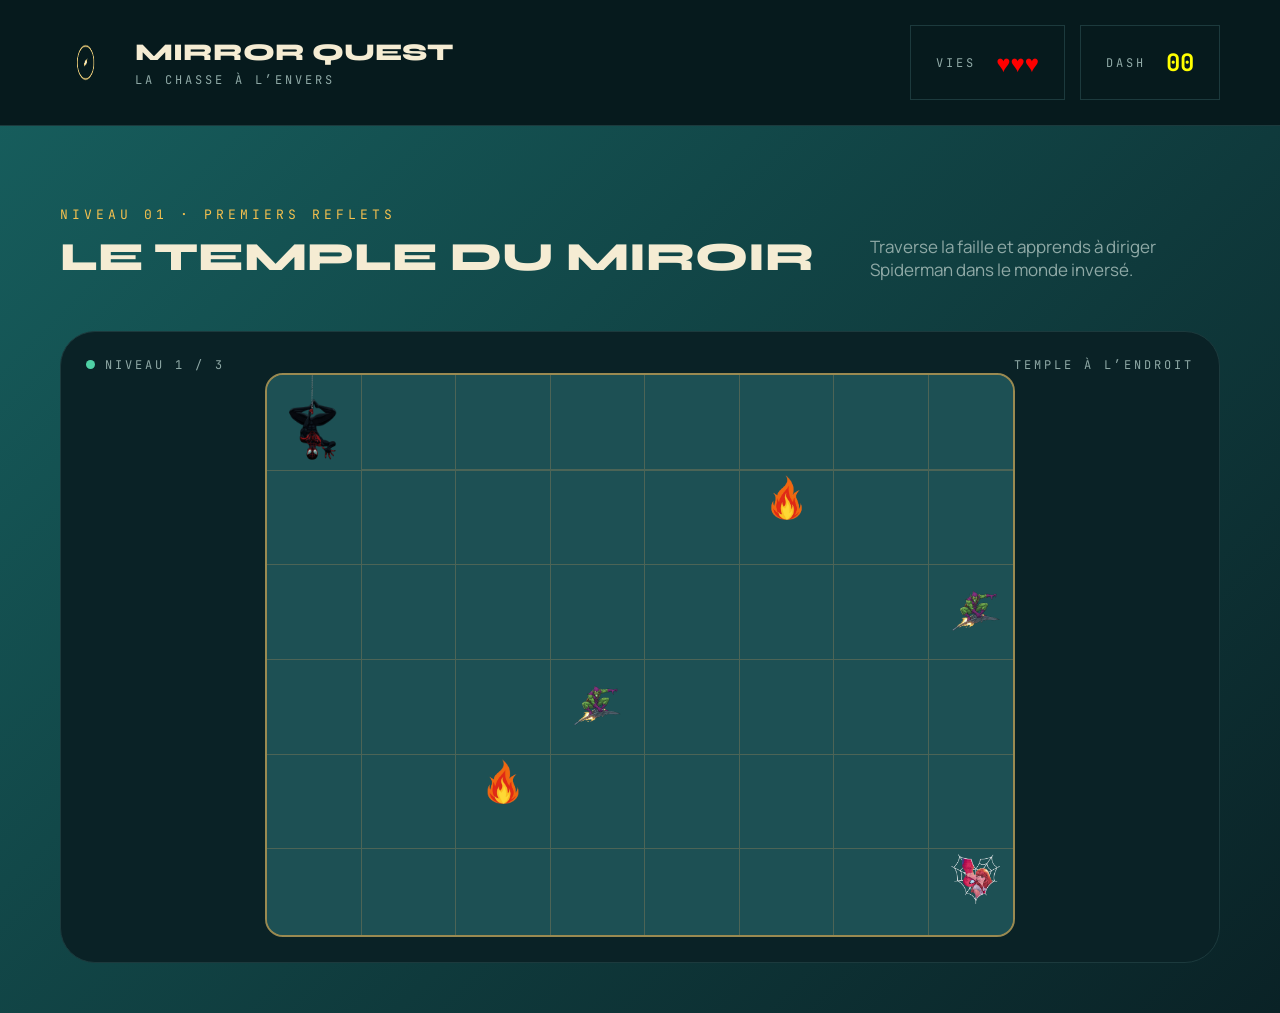
<file: index.html>
<!DOCTYPE html>
<html lang="fr">
<head>
    <meta charset="UTF-8">
    <meta name="viewport" content="width=device-width, initial-scale=1.0">
    <title>mini_jeu</title>
    <link href="https://fonts.googleapis.com/css2?family=Syne:wght@700;800&family=Manrope:wght@400;600&family=JetBrains+Mono:wght@500;700&display=swap" rel="stylesheet">
    <link rel="stylesheet" href="assets/css/index.css" />

</head>
<body>

<header>
    <nav>
        <div class="logo">
            <img class="logo__img" src="assets/img/Bousole.png" alt="Boussole">
            <div class="logo__text">
                <span class="logo__title">MIRROR QUEST</span>
                <span class="logo__tag">La chasse à l’envers</span>
            </div>
        </div>

        <div class="stats">
            <div class="stat">
                <span class="stat__label">Vies</span>
                <span class="stat__hearts" id="lives">♥♥♥</span>
            </div>
            <div class="stat">
                <span class="stat__label">Dash</span>
                <span class="stat__dash" id="dash">00</span>
            </div>
        </div>
    </nav>
</header>

<main>
    <section class="level-head">
        <div>
            <span class="eyebrow">Niveau 01 · Premiers reflets</span>
            <h1>Le temple du miroir</h1>
        </div>
        <p>Traverse la faille et apprends à diriger Spiderman dans le monde inversé.</p>
    </section>

    <section class="stage">
        <div class="board-panel">
            <div class="board-panel__bar">
                <span><i class="dot"></i>Niveau 1 / 3</span>
                <span>Temple à l’endroit</span>
            </div>
            <div class="board">
                <div class="cell">
                    <img src="assets/img/spiderman2.png" alt="Spider-Man">
                </div>
                <div class="cell"></div>
                <div class="cell"></div>
                <div class="cell"></div>
                <div class="cell"></div>
                <div class="cell"></div>
                <div class="cell"></div>
                <div class="cell"></div>
                <div class="cell"></div>
                <div class="cell"></div>
                <!------------------10------------------------->
                <div class="cell"></div>
                <div class="cell"></div>
                <div class="cell"></div>
                <div class="cell">
                    <img src="assets/img/fire.png" alt="Fire">
                </div>
                <div class="cell"></div>
                <div class="cell"></div>
                <div class="cell"></div>
                <div class="cell"></div>
                <div class="cell"></div>
                <div class="cell"></div>
                <!------------------20------------------------->
                <div class="cell"></div>
                <div class="cell"></div>
                <div class="cell"></div>
                <div class="cell">
                    <img src="assets/img/Norman Osborn - SPIDERMAN-Photoroom.png" alt="Fire">
                </div>
                <div class="cell"></div>
                <div class="cell"></div>
                <div class="cell"></div>
                <div class="cell"> 
                    <img src="assets/img/Norman Osborn - SPIDERMAN-Photoroom.png" alt="Fire">
                </div>
                <div class="cell"></div>
                <div class="cell"></div>
                <!------------------30------------------------->
                <div class="cell"></div>
                <div class="cell"></div>
                <div class="cell"></div>
                <div class="cell"></div>
                <div class="cell">
                    <img src="assets/img/fire.png" alt="Fire">
                </div>
                <div class="cell"></div>
                <div class="cell"></div>
                <div class="cell"></div>
                <div class="cell"></div>
                <div class="cell"></div>
                <!------------------40------------------------->
                <div class="cell"></div>
                <div class="cell"></div>
                <div class="cell"></div>
                <div class="cell"></div>
                <div class="cell"></div>
                <div class="cell"></div>
                <div class="cell"></div>
                <div class="cell">
                     <img src="assets/img/Spider-Man and MJ-Photoroom.png">
                </div>
                <!------------------48------------------------->
            </div>
        </div>    
    </section>

</main>

</body>
</html>
</file>
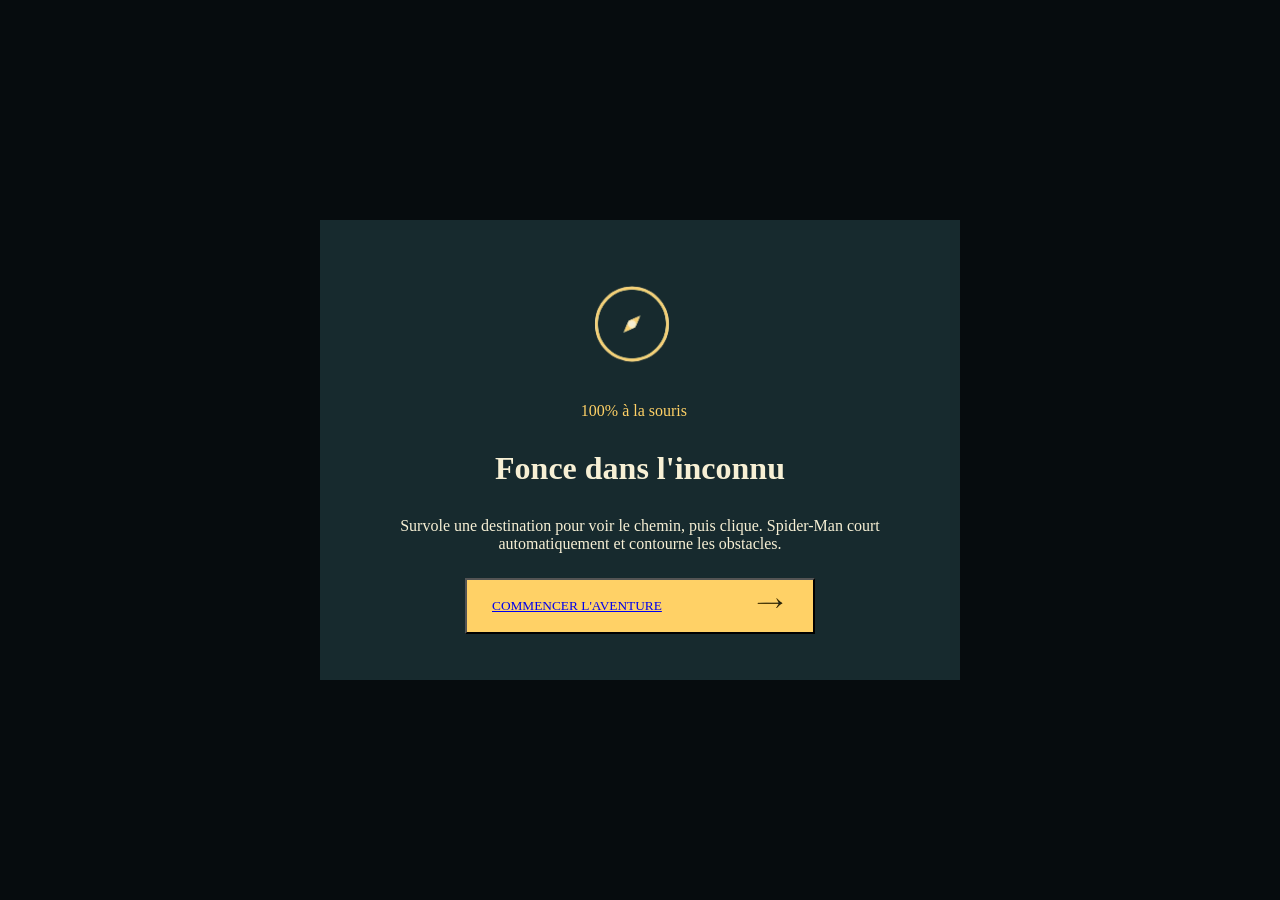
<file: home.html>
<!DOCTYPE html>
<html lang="fr">
<head>
    <meta charset="UTF-8">
    <meta name="viewport" content="width=device-width, initial-scale=1.0">
    <title>Mini-jeu</title>
    <link rel="preconnect" href="https://fonts.googleapis.com">
    <link rel="preconnect" href="https://fonts.gstatic.com" crossorigin>
    <link href="https://fonts.googleapis.com/css2?family=Poppins:ital,wght@0,100;0,200;0,300;0,400;0,500;0,600;0,700;0,800;0,900;1,100;1,200;1,300;1,400;1,500;1,600;1,700;1,800;1,900&family=Space+Grotesk:wght@300..700&display=swap" rel="stylesheet">
    <link rel="preconnect" href="https://fonts.googleapis.com">
    <link rel="preconnect" href="https://fonts.gstatic.com" crossorigin>
    <link href="https://fonts.googleapis.com/css2?family=Inter:ital,opsz,wght@0,14..32,100..900;1,14..32,100..900&family=Poppins:ital,wght@0,100;0,200;0,300;0,400;0,500;0,600;0,700;0,800;0,900;1,100;1,200;1,300;1,400;1,500;1,600;1,700;1,800;1,900&family=Space+Grotesk:wght@300..700&display=swap" rel="stylesheet">
    <link rel="preconnect" href="https://fonts.googleapis.com">
    <link rel="preconnect" href="https://fonts.gstatic.com" crossorigin>
    <link href="https://fonts.googleapis.com/css2?family=JetBrains+Mono:ital,wght@0,100..800;1,100..800&display=swap" rel="stylesheet">
    <link rel="stylesheet" href="assets/css/home.css">

</head>

<body>

    <div class="shape">
        <div class="square">
            <img class="compass" src= "assets/img/Bousole.png">

            <span class="mouse">100% à la souris</span>

            <h1>Fonce dans l'inconnu</h1>

            <p>Survole une destination pour voir le chemin, puis clique. 
                Spider-Man court automatiquement et contourne les obstacles.
            </p>

           
            <button class="start">
                <a href="index.html"> COMMENCER L'AVENTURE </a>
                <img class="arrow" src= "assets/img/fleche.pnj.png" >
            </button>
        </div>
    </div>
    
</body> 

</html>
</file>
<file: assets/css/index.css>
/* ----- Général ----- */
* {
  margin: 0;
  box-sizing: border-box;
}

body {
  font-family: "Manrope", sans-serif;
  color: #f5ecd3;
  background: linear-gradient(135deg, #17605f, #0a2226);
  min-height: 100vh;
}

/* ----- Header ----- */
header {
  background-color: #061a1d;
  border-bottom: 1px solid #1c3a3d;
}

nav {
  display: flex;
  justify-content: space-between;
  align-items: center;
  padding: 25px 60px;
}

.logo {
  display: flex;
  align-items: center;
  gap: 20px;
}

.logo__img {
  width: 55px;
  height: 55px;
}

.logo__text {
  display: flex;
  flex-direction: column;
  gap: 5px;
}

.logo__title {
  font-family: "Syne", sans-serif;
  font-weight: 800;
  font-size: 24px;
}

.logo__tag {
  font-family: "JetBrains Mono", monospace;
  font-size: 12px;
  letter-spacing: 3px;
  text-transform: uppercase;
  color: #8fa9a6;
}

/* ----- Vies et Dash ----- */
.stats {
  display: flex;
  gap: 15px;
}

.stat {
  display: flex;
  align-items: center;
  gap: 20px;
  padding: 20px 25px;
  border: 1px solid #1c3a3d;
}

.stat__label {
  font-family: "JetBrains Mono", monospace;
  font-size: 12px;
  letter-spacing: 3px;
  text-transform: uppercase;
  color: #8fa9a6;
}

.stat__hearts {
  color: red;
  font-size: 24px;
}

.stat__dash {
  color: yellow;
  font-family: "JetBrains Mono", monospace;
  font-weight: bold;
  font-size: 24px;
}

/* ----- Titre du niveau ----- */
.eyebrow {
  display: block;
  font-family: "JetBrains Mono", monospace;
  font-size: 13px;
  letter-spacing: 4px;
  text-transform: uppercase;
  color: #f4c04f;
}

.level-head {
  display: flex;
  justify-content: space-between;
  align-items: flex-end;
  padding: 80px 60px 50px 60px;
}

.level-head h1 {
  font-family: "Syne", sans-serif;
  font-weight: 800;
  font-size: 40px;
  text-transform: uppercase;
  margin-top: 10px;
}

.level-head p {
  max-width: 350px;
  font-size: 17px;
  color: #8fa9a6;
}

/* ----- Panneau du plateau ----- */
.stage {
  padding: 0 60px 50px 60px;
}

.board-panel {
  padding: 25px;
  border: 1px solid #1c3a3d;
  border-radius: 35px;
  background-color: #0a2226;
}

.board-panel__bar {
  display: flex;
  justify-content: space-between;
  font-family: "JetBrains Mono", monospace;
  font-size: 12px;
  letter-spacing: 3px;
  text-transform: uppercase;
  color: #8fa9a6;
}

.dot {
  display: inline-block;
  width: 9px;
  height: 9px;
  margin-right: 10px;
  border-radius: 50%;
  background-color: #4fd1a5;
}

/*----- tableau du plateau ----- */
.board {
  display: grid;
  grid-template-columns: repeat(8, 1fr);
  gap: 1px;
  background-color: #4c6456;
  border: 2px solid #9a8a51;
  border-radius: 18px;
  overflow: hidden;
  max-width: 750px;
  margin-inline: auto;
}

.cell {
  aspect-ratio: 1 / 1;
  background-color: #1d5054;
}

img {
  max-width: 57%;
  height: auto;
  display: block;
  margin-left: auto;
  margin-right: auto;
}
</file>
<file: assets/css/home.css>
.shape{
    display: grid;
    place-items: center;
    height: 100vh;
    background: #060C0E;
}

.square{
    width: min(640px, calc(100% - 32px));
    min-height: 460px;
    padding: 24px;
    background: #172a2e;
}

* {margin: 0; padding:0 ; box-sizing: border-box;}


.compass{
    display: block;
    margin-left: auto;
    margin-right: auto;
    max-width: 40%;
    margin-top: 20px;
}

.mouse{
    color: #FFD166;
    display: block;
    margin-left: auto;
    margin-right: auto;
    max-width: 20%;
    column-gap: 40px;
    margin-top: 18px;
    font-family: "DM Mono";
}

h1{
    color: #F7F0D5;
    font-family:"Unbounded";
    margin-left: auto;
    margin-right: auto;
    margin-top: 30px;
    max-width: 70%;
    text-align: center;
}

p{
    color: #F7F0D5;
    font-family:"Manrope";
    text-align: center;
    margin-top: 30px;
}

.start{
    color: #152126;
    background: #FFD166;
    font-family:"Manrope";
    margin: 25px auto 0;
    width: 350px;
    height: 56px;
    display: flex;
    align-items: center;
    justify-content: flex-start;
    padding-left: 25px;
    box-sizing: border-box;
}

.a{
    text-decoration: none;
    color: #152126;
}

.arrow{
    float: right;
    margin-left: 85px;
}
</file>
